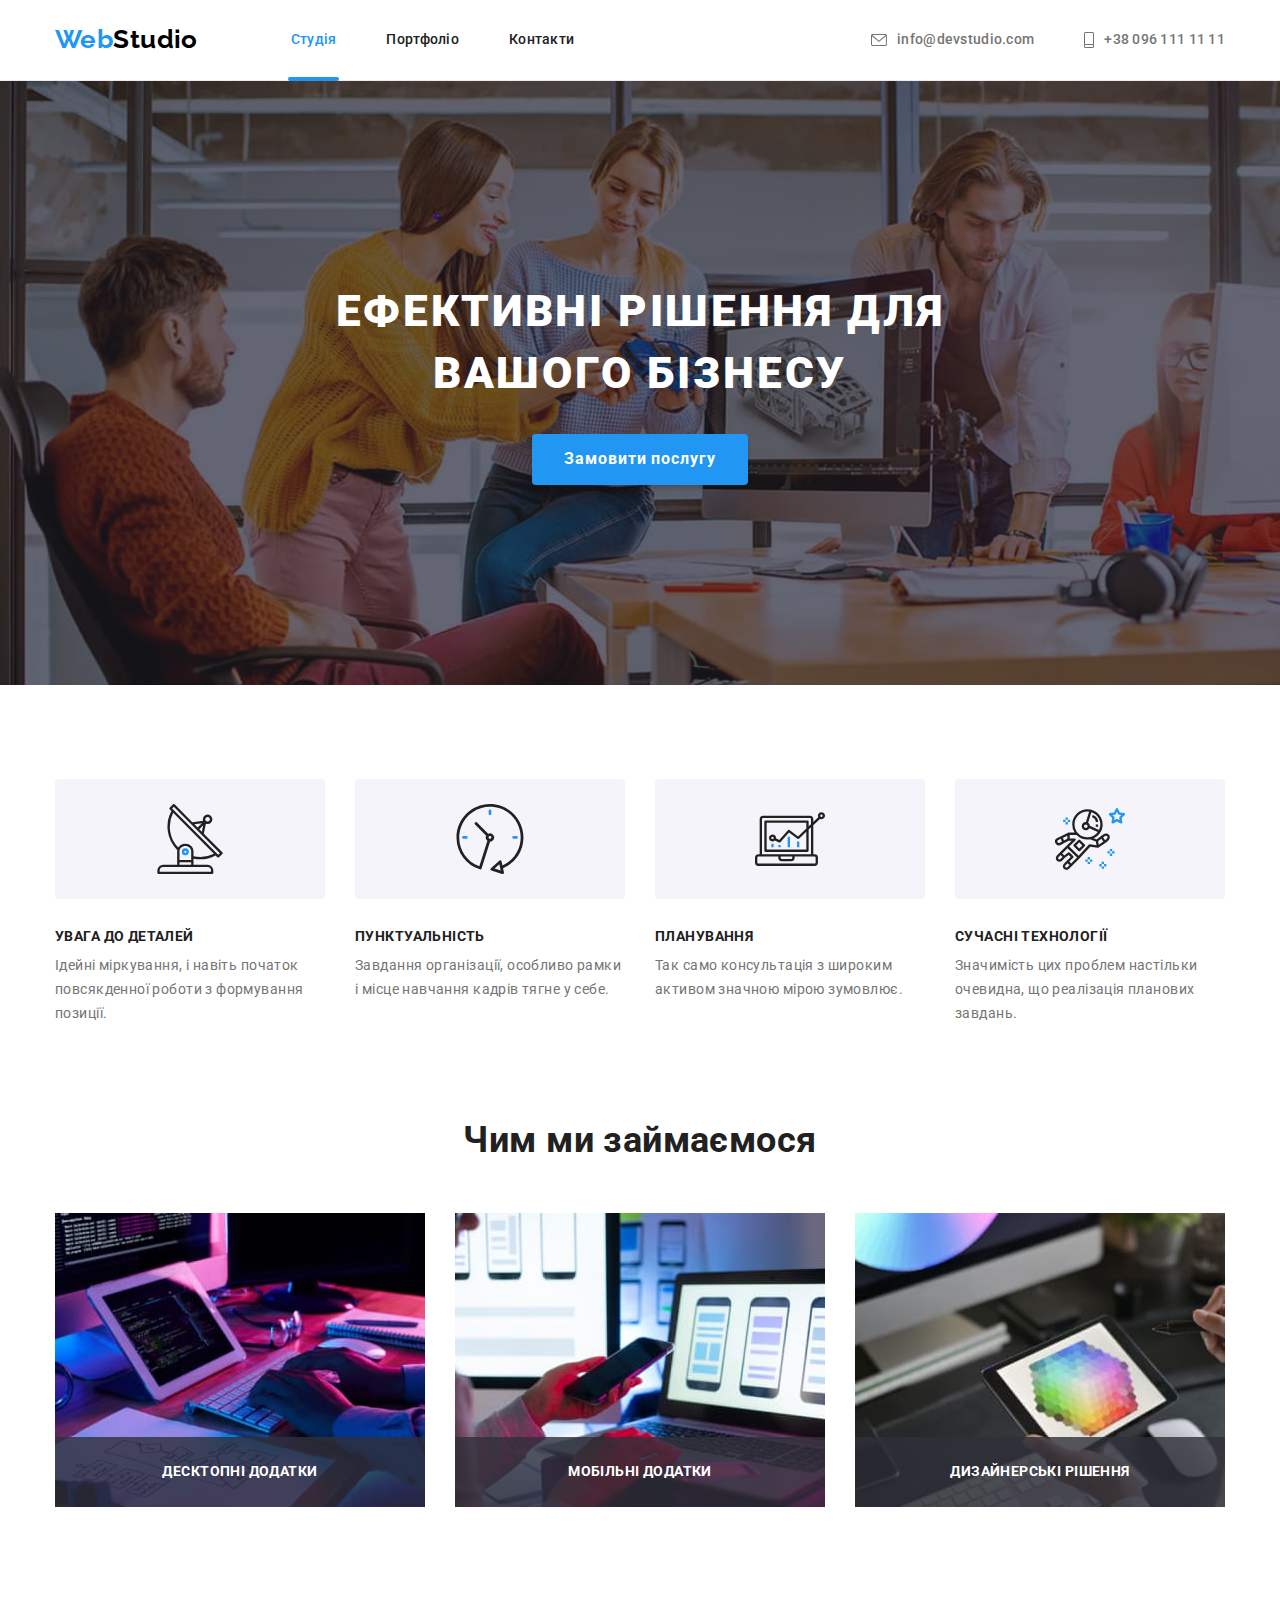
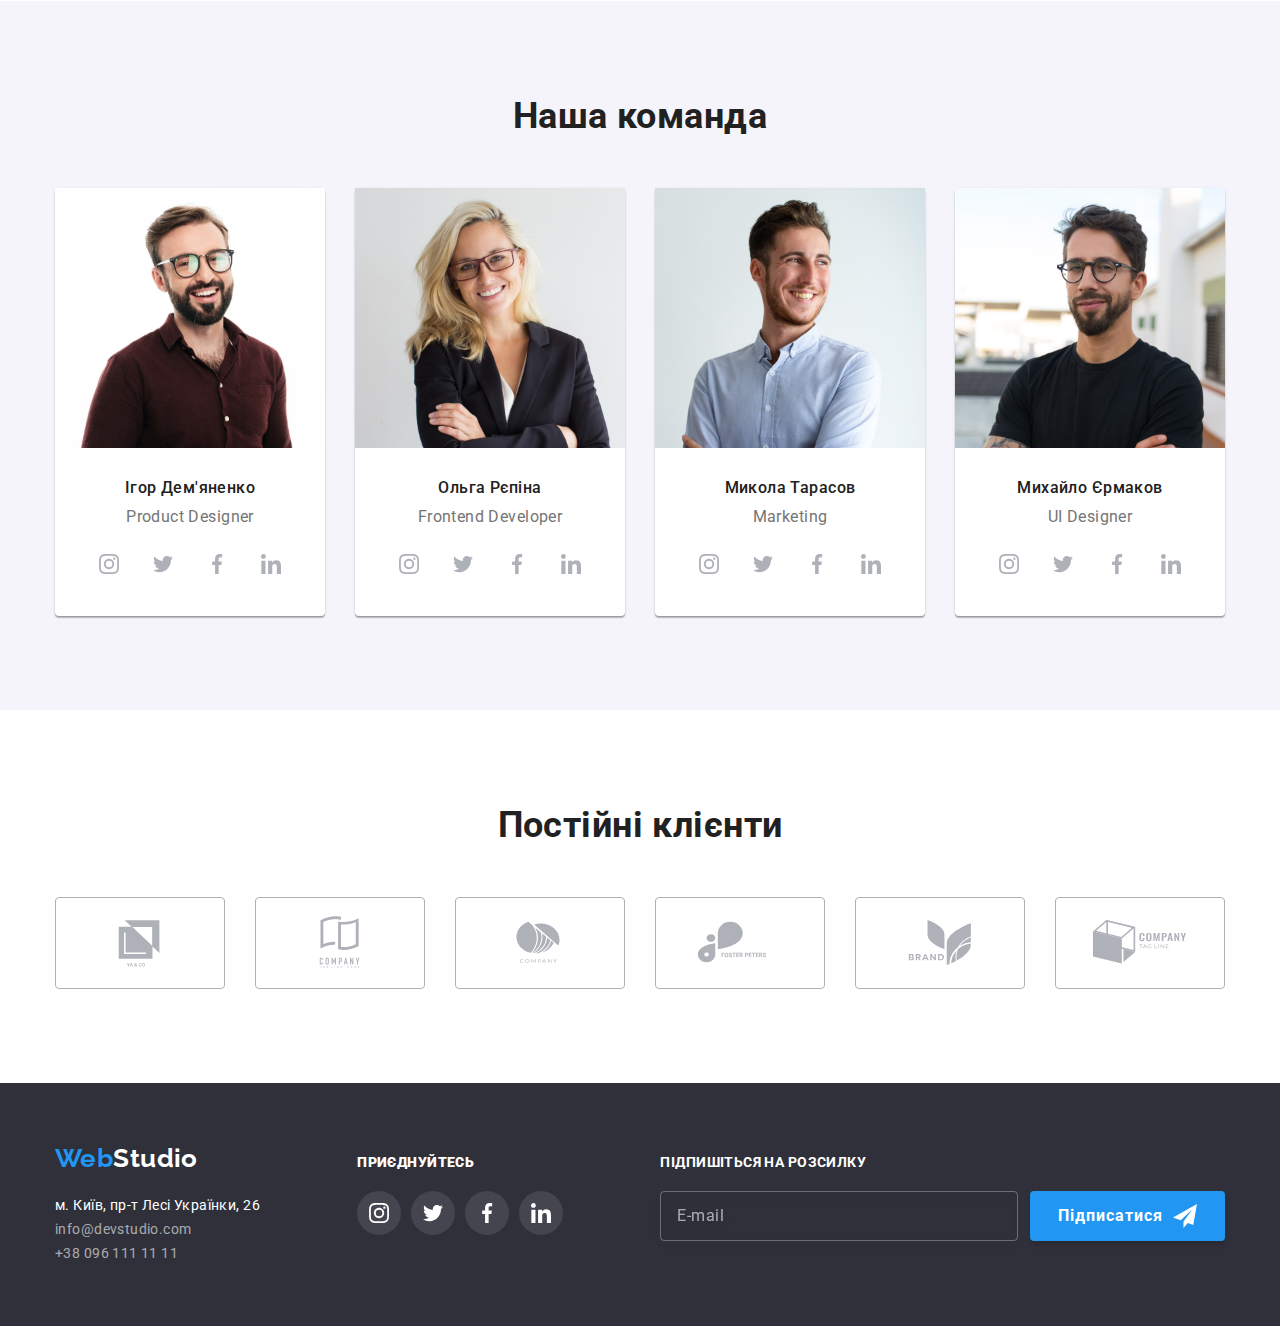
<file: index.html>
<!DOCTYPE html>
<html lang="uk">
  <head>
    <meta charset="UTF-8" />
    <meta http-equiv="X-UA-Compatible" content="IE=edge" />
    <meta name="viewport" content="width=device-width, initial-scale=1.0" />
    <link rel="preconnect" href="https://fonts.googleapis.com" />
    <link rel="preconnect" href="https://fonts.gstatic.com" crossorigin />
    <link
      href="https://fonts.googleapis.com/css2?family=Raleway:wght@700&family=Roboto:wght@400;500;700;900&display=swap"
      rel="stylesheet"
    />
    <link
      rel="stylesheet"
      href="https://cdnjs.cloudflare.com/ajax/libs/modern-normalize/1.1.0/modern-normalize.min.css"
    />
    <link rel="stylesheet" href="./css/styles.css" />
    <title>Головна</title>
  </head>
  <body>
    <header class="page-header">
      <div class="container main-nav">
        <a href="./index.html" class="logo-header"><span class="accent">Web</span>Studio</a>
        <nav>
          <ul class="site-nav">
            <li class="item"><a href="./index.html" class="link current">Студія</a></li>
            <li class="item"><a href="./portfolio.html" class="link">Портфоліо</a></li>
            <li class="item"><a href="" class="link">Контакти</a></li>
          </ul>
        </nav>
        <ul class="site-contacts">
          <li class="item">
            <a href="mailto:info@devstudio.com" class="link">
              <svg class="icon" width="16" height="12">
                <use href="./images/icons.svg#icon-envelope"></use>
              </svg>
              info@devstudio.com</a
            >
          </li>
          <li class="item">
            <a href="tel:+380961111111" class="link">
              <svg class="icon" width="10" height="16">
                <use href="./images/icons.svg#icon-tel"></use>
              </svg>
              +38 096 111 11 11</a
            >
          </li>
        </ul>
      </div>
    </header>
    <main>
      <section class="hero section">
        <div class="container">
          <h1 class="hero-heading">Ефективні рішення для вашого бізнесу</h1>
          <button type="button" class="hero-btn" data-modal-open>Замовити послугу</button>
        </div>
      </section>
      <section class="features section">
        <div class="container">
          <h2 class="features-title visually-hidden">Особливості</h2>
          <ul class="features-list">
            <li class="item">
              <div class="features-bg">
                <svg class="icon" width="70" height="70">
                  <use href="./images/icons.svg#icon-antenna"></use>
                </svg>
              </div>
              <h3 class="features-heading">УВАГА ДО ДЕТАЛЕЙ</h3>
              <p class="features-text">
                Ідейні міркування, і навіть початок повсякденної роботи з формування позиції.
              </p>
            </li>
            <li class="item">
              <div class="features-bg">
                <svg class="icon" width="70" height="70">
                  <use href="./images/icons.svg#icon-clock"></use>
                </svg>
              </div>
              <h3 class="features-heading">ПУНКТУАЛЬНІСТЬ</h3>
              <p class="features-text">
                Завдання організації, особливо рамки і місце навчання кадрів тягне у себе.
              </p>
            </li>
            <li class="item">
              <div class="features-bg">
                <svg class="icon" width="70" height="70">
                  <use href="./images/icons.svg#icon-diagram"></use>
                </svg>
              </div>
              <h3 class="features-heading">ПЛАНУВАННЯ</h3>
              <p class="features-text">
                Так само консультація з широким активом значною мірою зумовлює.
              </p>
            </li>
            <li class="item">
              <div class="features-bg">
                <svg class="icon" width="70" height="70">
                  <use href="./images/icons.svg#icon-astronaut"></use>
                </svg>
              </div>
              <h3 class="features-heading">СУЧАСНІ ТЕХНОЛОГІЇ</h3>
              <p class="features-text">
                Значимість цих проблем настільки очевидна, що реалізація планових завдань.
              </p>
            </li>
          </ul>
        </div>
      </section>
      <section class="about section">
        <div class="container">
          <h2 class="about-heading">Чим ми займаємося</h2>
          <ul class="about-list">
            <li class="item">
              <div class="about-thumb">
                <img class="image" src="./images/img.jpg" alt="Процесс розробки" width="370" />
                <h3 class="description">Десктопні додатки</h3>
              </div>
            </li>
            <li class="item">
              <div class="about-thumb">
                <img class="image" src="./images/img-1.jpg" alt="Оформлення додатку" width="370" />
                <h3 class="description">Мобільні додатки</h3>
              </div>
            </li>
            <li class="item">
              <div class="about-thumb">
                <img class="image" src="./images/img-2.jpg" alt="Дизайн" width="370" />
                <h3 class="description">Дизайнерські рішення</h3>
              </div>
            </li>
          </ul>
        </div>
      </section>
      <section class="team section">
        <div class="container">
          <h2 class="team-heading">Наша команда</h2>
          <ul class="team-list">
            <li class="item">
              <img class="image" src="./images/team/img.jpg" alt="Ігор Дем'яненко" width="270" />
              <div class="team-cards">
                <h3 class="team-member">Ігор Дем'яненко</h3>
                <p class="member-spec">Product Designer</p>
                <ul class="social-list">
                  <li class="social-item">
                    <a href="" class="social-link">
                      <svg class="icon" width="20" height="20">
                        <use href="./images/icons.svg#icon-instagram"></use></svg
                    ></a>
                  </li>
                  <li class="social-item">
                    <a href="" class="social-link">
                      <svg class="icon" width="20" height="20">
                        <use href="./images/icons.svg#icon-twitter"></use></svg
                    ></a>
                  </li>
                  <li class="social-item">
                    <a href="" class="social-link">
                      <svg class="icon" width="20" height="20">
                        <use href="./images/icons.svg#icon-facebook"></use></svg
                    ></a>
                  </li>
                  <li class="social-item">
                    <a href="" class="social-link">
                      <svg class="icon" width="20" height="20">
                        <use href="./images/icons.svg#icon-linkedin"></use></svg
                    ></a>
                  </li>
                </ul>
              </div>
            </li>
            <li class="item">
              <img class="image" src="./images/team/img-1.jpg" alt="Ольга Рєпіна" width="270" />
              <div class="team-cards">
                <h3 class="team-member">Ольга Рєпіна</h3>
                <p class="member-spec">Frontend Developer</p>
                <ul class="social-list">
                  <li class="social-item">
                    <a href="" class="social-link">
                      <svg class="icon" width="20" height="20">
                        <use href="./images/icons.svg#icon-instagram"></use></svg
                    ></a>
                  </li>
                  <li class="social-item">
                    <a href="" class="social-link">
                      <svg class="icon" width="20" height="20">
                        <use href="./images/icons.svg#icon-twitter"></use></svg
                    ></a>
                  </li>
                  <li class="social-item">
                    <a href="" class="social-link">
                      <svg class="icon" width="20" height="20">
                        <use href="./images/icons.svg#icon-facebook"></use></svg
                    ></a>
                  </li>
                  <li class="social-item">
                    <a href="" class="social-link">
                      <svg class="icon" width="20" height="20">
                        <use href="./images/icons.svg#icon-linkedin"></use></svg
                    ></a>
                  </li>
                </ul>
              </div>
            </li>
            <li class="item">
              <img class="image" src="./images/team/img-2.jpg" alt="Микола Тарасов" width="270" />
              <div class="team-cards">
                <h3 class="team-member">Микола Тарасов</h3>
                <p class="member-spec">Marketing</p>
                <ul class="social-list">
                  <li class="social-item">
                    <a href="" class="social-link">
                      <svg class="icon" width="20" height="20">
                        <use href="./images/icons.svg#icon-instagram"></use></svg
                    ></a>
                  </li>
                  <li class="social-item">
                    <a href="" class="social-link">
                      <svg class="icon" width="20" height="20">
                        <use href="./images/icons.svg#icon-twitter"></use></svg
                    ></a>
                  </li>
                  <li class="social-item">
                    <a href="" class="social-link">
                      <svg class="icon" width="20" height="20">
                        <use href="./images/icons.svg#icon-facebook"></use></svg
                    ></a>
                  </li>
                  <li class="social-item">
                    <a href="" class="social-link">
                      <svg class="icon" width="20" height="20">
                        <use href="./images/icons.svg#icon-linkedin"></use></svg
                    ></a>
                  </li>
                </ul>
              </div>
            </li>
            <li class="item">
              <img class="image" src="./images/team/img-3.jpg" alt="Михайло Єрмаков" width="270" />
              <div class="team-cards">
                <h3 class="team-member">Михайло Єрмаков</h3>
                <p class="member-spec">UI Designer</p>
                <ul class="social-list">
                  <li class="social-item">
                    <a href="" class="social-link">
                      <svg class="icon" width="20" height="20">
                        <use href="./images/icons.svg#icon-instagram"></use></svg
                    ></a>
                  </li>
                  <li class="social-item">
                    <a href="" class="social-link">
                      <svg class="icon" width="20" height="20">
                        <use href="./images/icons.svg#icon-twitter"></use></svg
                    ></a>
                  </li>
                  <li class="social-item">
                    <a href="" class="social-link">
                      <svg class="icon" width="20" height="20">
                        <use href="./images/icons.svg#icon-facebook"></use></svg
                    ></a>
                  </li>
                  <li class="social-item">
                    <a href="" class="social-link">
                      <svg class="icon" width="20" height="20">
                        <use href="./images/icons.svg#icon-linkedin"></use></svg
                    ></a>
                  </li>
                </ul>
              </div>
            </li>
          </ul>
        </div>
      </section>
      <section class="costumers section">
        <div class="container">
          <h2 class="costumers-heading">Постійні клієнти</h2>
          <ul class="costumers-list">
            <li class="costumer-item">
              <a href="" class="costumer-link">
                <svg class="icon" width="106" height="60">
                  <use href="./images/icons.svg#icon-ya-co"></use></svg
              ></a>
            </li>
            <li class="costumer-item">
              <a href="" class="costumer-link">
                <svg class="icon" width="106" height="60">
                  <use href="./images/icons.svg#icon-tagline"></use></svg
              ></a>
            </li>
            <li class="costumer-item">
              <a href="" class="costumer-link">
                <svg class="icon" width="106" height="60">
                  <use href="./images/icons.svg#icon-company"></use></svg
              ></a>
            </li>
            <li class="costumer-item">
              <a href="" class="costumer-link">
                <svg class="icon" width="106" height="60">
                  <use href="./images/icons.svg#icon-foster"></use></svg
              ></a>
            </li>
            <li class="costumer-item">
              <a href="" class="costumer-link">
                <svg class="icon" width="106" height="60">
                  <use href="./images/icons.svg#icon-brand"></use></svg
              ></a>
            </li>
            <li class="costumer-item">
              <a href="" class="costumer-link">
                <svg class="icon" width="106" height="60">
                  <use href="./images/icons.svg#icon-company-last"></use></svg
              ></a>
            </li>
          </ul>
        </div>
      </section>
    </main>
    <footer class="page-footer">
      <div class="container footer">
        <div class="address-items">
          <a href="./index.html" class="logo-footer"><span class="accent">Web</span>Studio</a>
          <address>
            <ul class="address">
              <li>
                <a
                  class="address-link"
                  href="https://goo.gl/maps/VLPrRpzanvmtSd6Z9"
                  target="_blank"
                  rel="noopener noreferrer"
                  >м. Київ, пр-т Лесі Українки, 26</a
                >
              </li>
              <li>
                <a href="mailto:info@devstudio.com" class="address-mail">info@devstudio.com</a>
              </li>
              <li><a href="tel:+380961111111" class="address-tel">+38 096 111 11 11</a></li>
            </ul>
          </address>
        </div>
        <div class="footer-social">
          <p class="footer-text"><strong>приєднуйтесь</strong></p>
          <ul class="social-list">
            <li class="social-item">
              <a href="" class="social-link footer">
                <svg class="icon footer" width="20" height="20">
                  <use href="./images/icons.svg#icon-instagram"></use></svg
              ></a>
            </li>
            <li class="social-item">
              <a href="" class="social-link footer">
                <svg class="icon footer" width="20" height="20">
                  <use href="./images/icons.svg#icon-twitter"></use></svg
              ></a>
            </li>
            <li class="social-item">
              <a href="" class="social-link footer">
                <svg class="icon footer" width="20" height="20">
                  <use href="./images/icons.svg#icon-facebook"></use></svg
              ></a>
            </li>
            <li class="social-item">
              <a href="" class="social-link footer">
                <svg class="icon footer" width="20" height="20">
                  <use href="./images/icons.svg#icon-linkedin"></use></svg
              ></a>
            </li>
          </ul>
        </div>
        <form name="subscription" class="subscription">
          <label for="user_email" class="footer-text">Підпишіться на розсилку</label>
          <div class="sub-items">
            <input
              type="email"
              name="email"
              id="user_email"
              placeholder="E-mail"
              class="sub-input"
            />
            <button type="submit" class="sub-btn">
              Підписатися
              <svg class="sub icon" width="24" height="24">
                <use href="./images/icons.svg#icon-send"></use>
              </svg>
            </button>
          </div>
        </form>
      </div>
    </footer>
    <div class="backdrop is-hidden" data-modal>
      <div class="modal">
        <button type="button" class="close-btn" data-modal-close>
          <svg class="icon" width="11" height="11">
            <use href="./images/icons.svg#icon-close"></use>
          </svg>
        </button>
        <p class="modal-title">Залиште свої дані, ми вам передзвонимо</p>
        <form name="callback" class="callback">
          <div class="form-wrapper">
            <label for="name" class="input-label">Ім'я</label>
            <div class="input-wrap">
              <input type="text" name="name" id="name" class="form-input" />
              <svg class="form icon" width="12" height="12">
                <use href="./images/icons.svg#icon-person"></use>
              </svg>
            </div>
          </div>
          <div class="form-wrapper">
            <label for="tel" class="input-label">Телефон</label>
            <div class="input-wrap">
              <input type="tel" name="tel" id="tel" class="form-input" />
              <svg class="form icon" width="13" height="13">
                <use href="./images/icons.svg#icon-phone"></use>
              </svg>
            </div>
          </div>
          <div class="form-wrapper">
            <label for="email" class="input-label">Пошта</label>
            <div class="input-wrap">
              <input type="email" name="email" id="email" class="form-input" />
              <svg class="form icon" width="15" height="12">
                <use href="./images/icons.svg#icon-mail"></use>
              </svg>
            </div>
          </div>
          <div class="form-wrapper">
            <label for="comment" class="input-label">Коментар</label>
            <textarea
              name="comment"
              id="comment"
              placeholder="Введіть текст"
              class="form-comment"
            ></textarea>
          </div>
          <div class="accept">
            <label for="accept" class="accept-lable">
              <input
                type="checkbox"
                name="accept_terms"
                id="accept"
                class="visually-hidden"
                required
              />
              <div class="checkbox">
                <svg class="icon checkmark" width="11" height="8">
                  <use href="./images/icons.svg#icon-checkmark"></use>
                </svg>
              </div>
              <span
                >Погоджуюся з розсилкою та приймаю <a href="" class="terms">Умови договору</a>
              </span>
            </label>
          </div>
          <button type="submit" class="send-btn">Відправити</button>
        </form>
      </div>
    </div>
    <script src="./js/modal.js"></script>
  </body>
</html>
</file>
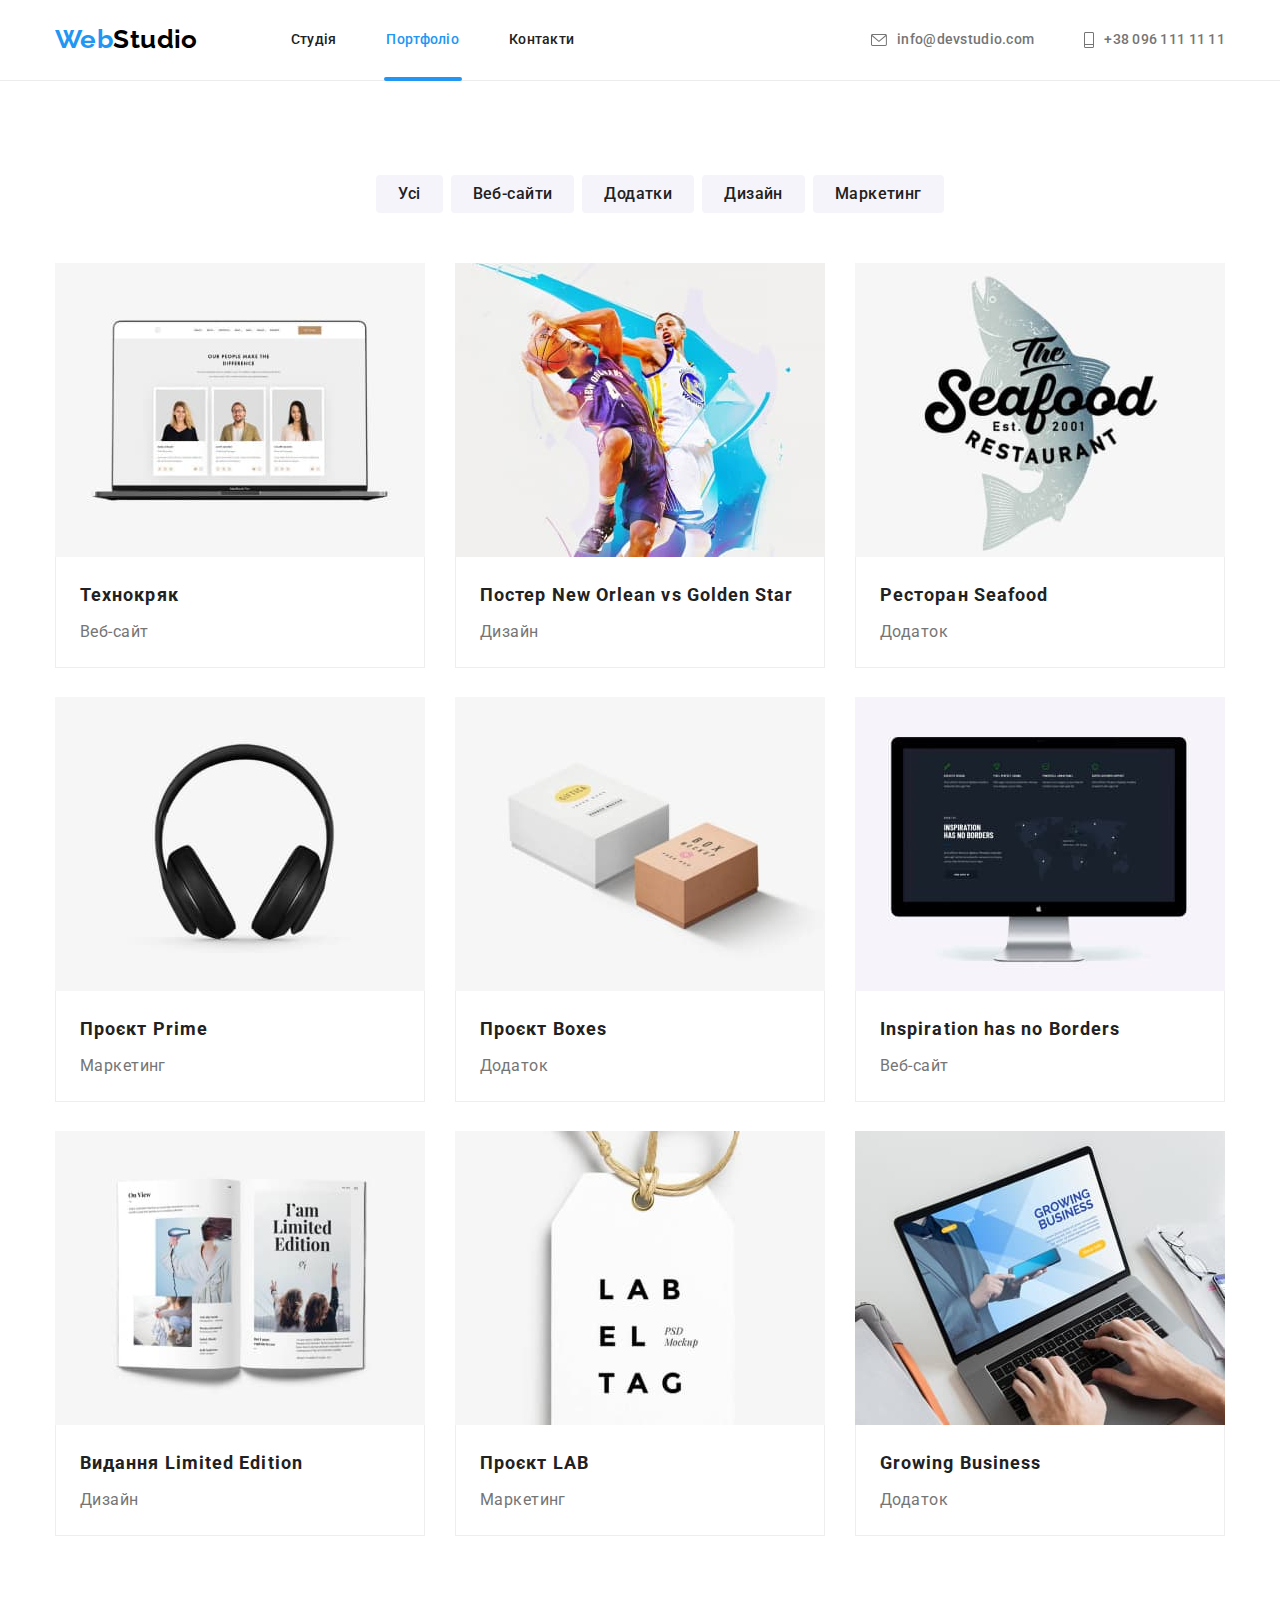
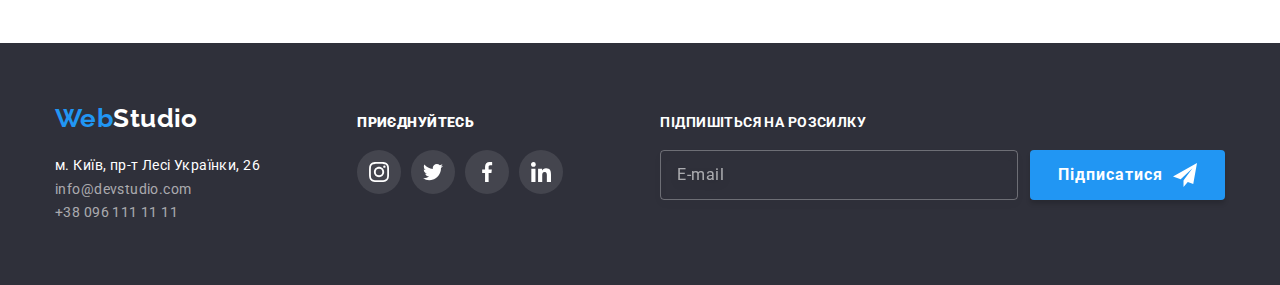
<file: portfolio.html>
<!DOCTYPE html>
<html lang="uk">
  <head>
    <meta charset="UTF-8" />
    <meta http-equiv="X-UA-Compatible" content="IE=edge" />
    <meta name="viewport" content="width=device-width, initial-scale=1.0" />
    <link rel="preconnect" href="https://fonts.googleapis.com" />
    <link rel="preconnect" href="https://fonts.gstatic.com" crossorigin />
    <link
      href="https://fonts.googleapis.com/css2?family=Raleway:wght@700&family=Roboto:wght@400;500;700;900&display=swap"
      rel="stylesheet"
    />
    <link
      rel="stylesheet"
      href="https://cdnjs.cloudflare.com/ajax/libs/modern-normalize/1.1.0/modern-normalize.min.css"
    />
    <link rel="stylesheet" href="./css/styles.css" />
    <title>Портфоліо</title>
  </head>
  <body>
    <header class="page-header">
      <div class="container main-nav">
        <a href="./index.html" class="logo-header"><span class="accent">Web</span>Studio</a>
        <nav>
          <ul class="site-nav">
            <li class="item"><a href="./index.html" class="link">Студія</a></li>
            <li class="item"><a href="./portfolio.html" class="link current">Портфоліо</a></li>
            <li class="item"><a href="" class="link">Контакти</a></li>
          </ul>
        </nav>
        <ul class="site-contacts">
          <li class="item">
            <a href="mailto:info@devstudio.com" class="link">
              <svg class="icon" width="16" height="12">
                <use href="./images/icons.svg#icon-envelope"></use>
              </svg>
              info@devstudio.com</a
            >
          </li>
          <li class="item">
            <a href="tel:+380961111111" class="link">
              <svg class="icon" width="10" height="16">
                <use href="./images/icons.svg#icon-tel"></use>
              </svg>
              +38 096 111 11 11</a
            >
          </li>
        </ul>
      </div>
    </header>
    <main>
      <section class="portfolio section">
        <div class="container">
          <h1 class="portfolio-heading visually-hidden">Портфоліо</h1>
          <ul class="portfolio-btns">
            <li class="item"><button type="button" class="portfolio-btn">Усі</button></li>
            <li class="item"><button type="button" class="portfolio-btn">Веб-сайти</button></li>
            <li class="item"><button type="button" class="portfolio-btn">Додатки</button></li>
            <li class="item"><button type="button" class="portfolio-btn">Дизайн</button></li>
            <li class="item"><button type="button" class="portfolio-btn">Маркетинг</button></li>
          </ul>
          <ul class="portfolio-tiles">
            <li class="item">
              <a href="" class="portfolio-link">
                <div class="tile-thumb">
                  <img class="image" src="./images/portfolio/img.jpg" alt="Технокряк" width="370" />
                  <p class="tile-description">
                    Ресурс пропонує комплексні пропозиції з різним рівнем функціоналу та сервісів.
                    Все це дозволить відвідувачу отримати вичерпні відомості про компанію чи
                    приватну особу.
                  </p>
                </div>
                <div class="tile">
                  <h2 class="tile-name">Технокряк</h2>
                  <p class="tile-text">Веб-сайт</p>
                </div>
              </a>
            </li>
            <li class="item">
              <a href="" class="portfolio-link">
                <div class="tile-thumb">
                  <img
                    class="image"
                    src="./images/portfolio/img-1.jpg"
                    alt="Постер New Orlean vs Golden Star"
                    width="370"
                  />
                  <p class="tile-description">
                    Lorem ipsum dolor sit amet, consectetur adipisicing elit. Inventore officiis eum
                    sed tenetur, laudantium consequuntur doloribus quod, rem quas tempore quaerat
                    repellendus ipsa saepe alias atque officia ex, facere libero!
                  </p>
                </div>
                <div class="tile">
                  <h2 class="tile-name">Постер New Orlean vs Golden Star</h2>
                  <p class="tile-text">Дизайн</p>
                </div>
              </a>
            </li>
            <li class="item">
              <a href="" class="portfolio-link">
                <div class="tile-thumb">
                  <img
                    class="image"
                    src="./images/portfolio/img-2.jpg"
                    alt="Ресторан Seafood"
                    width="370"
                  />
                  <p class="tile-description">
                    Lorem ipsum dolor sit amet, consectetur adipisicing elit. Inventore officiis eum
                    sed tenetur, laudantium consequuntur doloribus quod, rem quas tempore quaerat
                    repellendus ipsa saepe alias atque officia ex, facere libero!
                  </p>
                </div>
                <div class="tile">
                  <h2 class="tile-name">Ресторан Seafood</h2>
                  <p class="tile-text">Додаток</p>
                </div>
              </a>
            </li>
            <li class="item">
              <a href="" class="portfolio-link">
                <div class="tile-thumb">
                  <img
                    class="image"
                    src="./images/portfolio/img-3.jpg"
                    alt="Проєкт Prime"
                    width="370"
                  />
                  <p class="tile-description">
                    Lorem ipsum dolor sit amet, consectetur adipisicing elit. Inventore officiis eum
                    sed tenetur, laudantium consequuntur doloribus quod, rem quas tempore quaerat
                    repellendus ipsa saepe alias atque officia ex, facere libero!
                  </p>
                </div>
                <div class="tile">
                  <h2 class="tile-name">Проєкт Prime</h2>
                  <p class="tile-text">Маркетинг</p>
                </div>
              </a>
            </li>
            <li class="item">
              <a href="" class="portfolio-link">
                <div class="tile-thumb">
                  <img
                    class="image"
                    src="./images/portfolio/img-4.jpg"
                    alt="Проєкт Boxes"
                    width="370"
                  />
                  <p class="tile-description">
                    Lorem ipsum dolor sit amet, consectetur adipisicing elit. Inventore officiis eum
                    sed tenetur, laudantium consequuntur doloribus quod, rem quas tempore quaerat
                    repellendus ipsa saepe alias atque officia ex, facere libero!
                  </p>
                </div>
                <div class="tile">
                  <h2 class="tile-name">Проєкт Boxes</h2>
                  <p class="tile-text">Додаток</p>
                </div>
              </a>
            </li>
            <li class="item">
              <a href="" class="portfolio-link">
                <div class="tile-thumb">
                  <img
                    class="image"
                    src="./images/portfolio/img-5.jpg"
                    alt="Inspiration has no Borders"
                    width="370"
                  />
                  <p class="tile-description">
                    Lorem ipsum dolor sit amet, consectetur adipisicing elit. Inventore officiis eum
                    sed tenetur, laudantium consequuntur doloribus quod, rem quas tempore quaerat
                    repellendus ipsa saepe alias atque officia ex, facere libero!
                  </p>
                </div>
                <div class="tile">
                  <h2 class="tile-name">Inspiration has no Borders</h2>
                  <p class="tile-text">Веб-сайт</p>
                </div>
              </a>
            </li>
            <li class="item">
              <a href="" class="portfolio-link">
                <div class="tile-thumb">
                  <img
                    class="image"
                    src="./images/portfolio/img-6.jpg"
                    alt="Видання Limited Edition"
                    width="370"
                  />
                  <p class="tile-description">
                    Lorem ipsum dolor sit amet, consectetur adipisicing elit. Inventore officiis eum
                    sed tenetur, laudantium consequuntur doloribus quod, rem quas tempore quaerat
                    repellendus ipsa saepe alias atque officia ex, facere libero!
                  </p>
                </div>
                <div class="tile">
                  <h2 class="tile-name">Видання Limited Edition</h2>
                  <p class="tile-text">Дизайн</p>
                </div>
              </a>
            </li>
            <li class="item">
              <a href="" class="portfolio-link">
                <div class="tile-thumb">
                  <img
                    class="image"
                    src="./images/portfolio/img-7.jpg"
                    alt="Проєкт LAB"
                    width="370"
                  />
                  <p class="tile-description">
                    Lorem ipsum dolor sit amet, consectetur adipisicing elit. Inventore officiis eum
                    sed tenetur, laudantium consequuntur doloribus quod, rem quas tempore quaerat
                    repellendus ipsa saepe alias atque officia ex, facere libero!
                  </p>
                </div>
                <div class="tile">
                  <h2 class="tile-name">Проєкт LAB</h2>
                  <p class="tile-text">Маркетинг</p>
                </div>
              </a>
            </li>
            <li class="item">
              <a href="" class="portfolio-link">
                <div class="tile-thumb">
                  <img
                    class="image"
                    src="./images/portfolio/img-8.jpg"
                    alt="Growing Business"
                    width="370"
                  />
                  <p class="tile-description">
                    Lorem ipsum dolor sit amet, consectetur adipisicing elit. Inventore officiis eum
                    sed tenetur, laudantium consequuntur doloribus quod, rem quas tempore quaerat
                    repellendus ipsa saepe alias atque officia ex, facere libero!
                  </p>
                </div>
                <div class="tile">
                  <h2 class="tile-name">Growing Business</h2>
                  <p class="tile-text">Додаток</p>
                </div>
              </a>
            </li>
          </ul>
        </div>
      </section>
    </main>
    <footer class="page-footer">
      <div class="container footer">
        <div class="address-items">
          <a href="./index.html" class="logo-footer"><span class="accent">Web</span>Studio</a>
          <address>
            <ul class="address">
              <li>
                <a
                  class="address-link"
                  href="https://goo.gl/maps/VLPrRpzanvmtSd6Z9"
                  target="_blank"
                  rel="noopener noreferrer"
                  >м. Київ, пр-т Лесі Українки, 26</a
                >
              </li>
              <li>
                <a href="mailto:info@devstudio.com" class="address-mail">info@devstudio.com</a>
              </li>
              <li><a href="tel:+380961111111" class="address-tel">+38 096 111 11 11</a></li>
            </ul>
          </address>
        </div>
        <div class="footer-social">
          <p class="footer-text"><strong>приєднуйтесь</strong></p>
          <ul class="social-list">
            <li class="social-item">
              <a href="" class="social-link footer">
                <svg class="icon footer" width="20" height="20">
                  <use href="./images/icons.svg#icon-instagram"></use></svg
              ></a>
            </li>
            <li class="social-item">
              <a href="" class="social-link footer">
                <svg class="icon footer" width="20" height="20">
                  <use href="./images/icons.svg#icon-twitter"></use></svg
              ></a>
            </li>
            <li class="social-item">
              <a href="" class="social-link footer">
                <svg class="icon footer" width="20" height="20">
                  <use href="./images/icons.svg#icon-facebook"></use></svg
              ></a>
            </li>
            <li class="social-item">
              <a href="" class="social-link footer">
                <svg class="icon footer" width="20" height="20">
                  <use href="./images/icons.svg#icon-linkedin"></use></svg
              ></a>
            </li>
          </ul>
        </div>
        <form name="subscription" class="subscription">
          <label for="user_email" class="footer-text">Підпишіться на розсилку</label>
          <div class="sub-items">
            <input
              type="email"
              name="email"
              id="user_email"
              placeholder="E-mail"
              class="sub-input"
            />
            <button type="submit" class="sub-btn">
              Підписатися
              <svg class="sub icon" width="24" height="24">
                <use href="./images/icons.svg#icon-send"></use>
              </svg>
            </button>
          </div>
        </form>
      </div>
    </footer>
  </body>
</html>
</file>
<file: css/styles.css>
:root {
  --primary-bg-color: #ffffff;
  --secondary-bg-color: #2f303a;
  --accent-bg-color: #f5f4fa;
  --primary-text-color: #212121;
  --secondary-text-color: #757575;
  --accent-text-color: #2196f3;
}

body {
  font-family: 'Roboto', sans-serif;
  font-size: 14px;
  letter-spacing: 0.03em;
  background-color: var(--primary-bg-color);
  color: var(--primary-text-color);
}

/* * {
  outline: 1px solid #9a1115;
} */

/* Containers & Sections */

.container {
  width: 1200px;
  padding: 0 15px;
  margin-left: auto;
  margin-right: auto;
}

.section {
  padding: 94px 0px;
}

/* Header&Footer logo */

.page-header {
  border-bottom: 1px solid #ececec;
}

.logo-header,
.logo-footer {
  font-family: 'Raleway', sans-serif;
  text-decoration: none;
  font-weight: 700;
  font-size: 26px;
  line-height: 1.2;
  color: #000000;
}

.logo-footer {
  color: #ffffff;
}

.accent {
  color: var(--accent-text-color);
}

/* Header links */

.page-header .link {
  text-decoration: none;
  font-weight: 500;
  line-height: 1.1;
  letter-spacing: 0.02em;
}

.site-nav .link {
  display: block;
  padding: 32px 0;
  color: var(--primary-text-color);
}

.site-contacts .link {
  display: flex;
  align-items: center;
  padding: 32px 0;
  color: var(--secondary-text-color);
}

.link .icon {
  margin-right: 10px;
}

.link.current {
  position: relative;
  color: var(--accent-text-color);
}

.current::after {
  position: absolute;
  left: -2.5px;
  bottom: -1px;
  content: '';
  width: calc(100% + 5px);
  background-color: var(--accent-text-color);
  height: 4px;
  border-radius: 2px;
}

.link,
.social-link,
.costumer-link,
.address-link,
.address-mail,
.address-tel,
.sub-input,
.form-input,
.form-comment,
.checkbox,
.hero-btn,
.sub-btn,
.send-btn,
.close-btn,
.portfolio-btn,
.tile-description,
.portfolio-link {
  transition-property: background-color, border, box-shadow, color, transform;
  transition-duration: 250ms;
  transition-timing-function: cubic-bezier(0.4, 0, 0.2, 1);
}

.link:hover,
.link:focus {
  color: var(--accent-text-color);
}

.site-nav,
.site-contacts {
  display: flex;
  margin: 0;
  padding: 0;
  list-style-type: none;
}

.site-contacts {
  margin-left: auto;
}

.site-nav .item + .item,
.site-contacts .item + .item {
  margin-left: 50px;
}

.site-nav {
  margin-left: 93px;
}

.main-nav {
  display: flex;
  align-items: center;
}

/* Hero Section */
.hero.section {
  padding: 200px 0;
  max-width: 1600px;
  margin: 0 auto;
  background-image: linear-gradient(rgba(47, 48, 58, 0.4), rgba(47, 48, 58, 0.4)),
    url(../images/hero-bg.jpg);
  background-repeat: no-repeat;
  background-size: cover;
}

.hero {
  background-color: var(--secondary-bg-color);
  text-align: center;
}

.hero-heading {
  margin-top: 0;
  margin-bottom: 30px;
  padding: 0px 238px;
  font-weight: 900;
  font-size: 44px;
  line-height: 1.4;
  letter-spacing: 0.06em;
  text-transform: uppercase;
  color: #ffffff;
}

.hero-btn {
  padding: 10px 32px;
  border-radius: 4px;
  border: none;
  font-weight: 700;
  font-size: 16px;
  line-height: 1.9;
  letter-spacing: 0.06em;
  color: #ffffff;
  background-color: var(--accent-text-color);
  box-shadow: 0px 4px 4px rgba(0, 0, 0, 0.15);
  cursor: pointer;
}

.hero-btn:hover,
.hero-btn:focus,
.sub-btn:hover,
.sub-btn:focus,
.send-btn:hover,
.send-btn:focus {
  background-color: #188ce8;
}

/* Features Section */

.features-bg {
  display: flex;
  align-items: center;
  justify-content: center;
  margin-bottom: 30px;
  width: 270px;
  height: 120px;
  background-color: var(--accent-bg-color);
  border-radius: 4px;
}

.features-list {
  display: flex;
  margin: 0;
  padding-left: 0;
  list-style-type: none;
}

.features-list .item + .item {
  margin-left: 30px;
}

.features-heading {
  margin-top: 0px;
  margin-bottom: 10px;
  font-size: 14px;
  line-height: 1.1;
  text-transform: uppercase;
}

.features-text {
  margin: 0;
  font-weight: 400;
  font-size: 14px;
  line-height: 1.7;
  color: var(--secondary-text-color);
}

.visually-hidden {
  position: absolute;
  clip: rect(0 0 0 0);
  width: 1px;
  height: 1px;
  margin: -1px;
}

/* About & Team Section */

.about-heading,
.team-heading,
.costumers-heading {
  margin: 0px 0px 50px 0px;
  font-size: 36px;
  line-height: 1.2;
  text-align: center;
  color: var(--primary-text-color);
}

.about-list {
  display: flex;
  padding-left: 0;
  margin: 0;
  list-style-type: none;
}

.about-list .item + .item {
  margin-left: 30px;
}

.about-thumb {
  position: relative;
}

.image {
  display: block;
}

.description {
  position: absolute;
  bottom: 0;
  margin: 0;
  padding: 27px 0;
  width: 100%;
  font-size: 14px;
  line-height: 1.1;
  text-align: center;
  text-transform: uppercase;
  color: #ffffff;
  background: rgba(47, 48, 58, 0.8);
}

.about.section {
  padding-top: 0;
}

/* Team Section */

.team-member,
.member-spec {
  margin: 30px 0px 10px 0px;
  font-weight: 500;
  font-size: 16px;
  line-height: 1.2;
  text-align: center;
}

.member-spec {
  margin: 0;
  margin-bottom: 16px;
  font-weight: 400;
  color: var(--secondary-text-color);
}

.team-list {
  display: flex;
  margin: 0;
  padding-left: 0;
  justify-content: space-between;
  list-style-type: none;
}

.team {
  background-color: var(--accent-bg-color);
}

.team-list .item {
  background-color: var(--primary-bg-color);
  box-shadow: 0px 1px 3px rgba(0, 0, 0, 0.12), 0px 1px 1px rgba(0, 0, 0, 0.14),
    0px 2px 1px rgba(0, 0, 0, 0.2);
  border-radius: 4px;
}

.social-list {
  display: flex;
  list-style: none;
  justify-content: center;
  padding-left: 0;
  padding-bottom: 30px;
}

.social-item + .social-item {
  margin-left: 10px;
}

.social-link {
  width: 44px;
  height: 44px;
  border-radius: 50%;
  display: flex;
  align-items: center;
  justify-content: center;
  color: #afb1b8;
}

.social-link.footer {
  color: #ffffff;
  background-color: rgba(255, 255, 255, 0.1);
}

.social-link:hover {
  color: #ffffff;
  background-color: var(--accent-text-color);
}

.icon {
  fill: currentColor;
}

/* Costumers */

.costumers-list {
  display: flex;
  list-style: none;
  justify-content: center;
  padding-left: 0;
  margin: 0;
}

.costumer-item + .costumer-item {
  margin-left: 30px;
}

.costumer-link {
  width: 170px;
  height: 92px;
  border: 1px solid #afb1b8;
  border-radius: 4px;
  display: flex;
  align-items: center;
  justify-content: center;
  color: #afb1b8;
}

.costumer-link:hover {
  color: var(--accent-text-color);
  border: 1px solid var(--accent-text-color);
}

/* Footer */

.container.footer {
  display: flex;
  align-items: baseline;
  justify-content: space-between;
  width: 1200px;
  padding: 0 15px;
  margin-left: auto;
  margin-right: auto;
}

.page-footer {
  padding-top: 60px;
  background-color: var(--secondary-bg-color);
}

.address {
  margin-top: 20px;
  margin-bottom: 0;
  padding-bottom: 60px;
  padding-left: 0;
  list-style: none;
}

.address-link,
.address-mail,
.address-tel {
  text-decoration: none;
  font-style: normal;
  font-weight: 400;
  line-height: 1.7;
  color: #ffffff;
}

.address-mail,
.address-tel {
  color: rgba(255, 255, 255, 0.6);
}

.address-link:hover,
.address-link:focus,
.address-mail:hover,
.address-mail:focus,
.address-tel:hover,
.address-tel:focus {
  color: var(--accent-text-color);
}

.footer-text {
  margin: 0;
  font-weight: 700;
  line-height: 1.1;
  text-transform: uppercase;
  color: #ffffff;
}

.footer-social .social-list {
  margin: 20px 0 0 0;
  padding: 0;
}

/* Footer Subscription */

.sub-items {
  display: flex;
  margin-top: 20px;
}

.sub-input {
  margin-right: 12px;
  padding-left: 16px;
  width: 358px;
  height: 50px;
  background: none;
  outline: none;
  font-size: 16px;
  letter-spacing: 0.03em;
  color: rgba(255, 255, 255, 0.6);
  border: 1px solid rgba(255, 255, 255, 0.3);
  filter: drop-shadow(0px 4px 4px rgba(0, 0, 0, 0.15));
  border-radius: 4px;
}

.sub-input:focus,
.form-input:focus,
.form-comment:focus {
  border: 1px solid var(--accent-text-color);
}

.form-input:focus + svg {
  fill: var(--accent-text-color);
  transition-property: fill;
  transition-duration: 250ms;
  transition-timing-function: cubic-bezier(0.4, 0, 0.2, 1);
}

.sub-input::placeholder {
  color: rgba(255, 255, 255, 0.6);
}

.sub-btn {
  display: flex;
  align-items: center;
  justify-content: center;
  padding: 10px 28px;
  border: none;
  color: #ffffff;
  font-style: normal;
  font-weight: 700;
  font-size: 16px;
  line-height: 1.9;
  letter-spacing: 0.06em;
  background: var(--accent-text-color);
  box-shadow: 0px 4px 4px rgba(0, 0, 0, 0.15);
  border-radius: 4px;
  cursor: pointer;
}

.sub.icon {
  margin-left: 10px;
}

/* Portfolio btns & Image tiles*/

.portfolio-btns {
  display: flex;
  margin: 0;
  justify-content: center;
  list-style-type: none;
}

.portfolio-btn {
  border-radius: 4px;
  border: none;
  padding: 6px 22px;
  font-weight: 500;
  font-size: 16px;
  line-height: 1.6;
  letter-spacing: inherit;
  color: var(--primary-text-color);
  background-color: var(--accent-bg-color);
  cursor: pointer;
}

.portfolio-btns .item + .item {
  margin-left: 8px;
}

.portfolio-btn:hover,
.portfolio-btn:focus {
  color: #ffffff;
  background-color: var(--accent-text-color);
  box-shadow: 0px 3px 1px rgba(0, 0, 0, 0.1), 0px 1px 2px rgba(0, 0, 0, 0.08),
    0px 2px 2px rgba(0, 0, 0, 0.12);
}

.portfolio-tiles {
  display: flex;
  flex-wrap: wrap;
  justify-content: space-between;
  margin-top: 50px;
  padding-left: 0;
  list-style-type: none;
}

.portfolio-tiles .item:not(:nth-last-of-type(-n + 3)) {
  margin-bottom: 30px;
}

.portfolio-link {
  display: block;
  width: 370px;
  height: 404px;
  text-decoration: none;
}

.portfolio-link:hover,
.portfolio-link:focus {
  box-shadow: 0px 1px 1px rgba(0, 0, 0, 0.12), 0px 4px 4px rgba(0, 0, 0, 0.06),
    1px 4px 6px rgba(0, 0, 0, 0.16);
}

.portfolio-link:hover .tile-description,
.portfolio-link:focus .tile-description {
  transform: translateY(0%);
}

.tile-name {
  margin-top: 0;
  margin-bottom: 0;
  padding-top: 20px;
  font-size: 18px;
  line-height: 2;
  letter-spacing: 0.06em;
  color: var(--primary-text-color);
}

.tile {
  padding-left: 24px;
  border-right: 1px solid #eeeeee;
  border-bottom: 1px solid #eeeeee;
  border-left: 1px solid #eeeeee;
}

.tile-text {
  margin-top: 4px;
  margin-bottom: 0;
  padding-bottom: 20px;
  font-weight: 400;
  font-size: 16px;
  line-height: 1.9;
  color: var(--secondary-text-color);
}

.tile-thumb {
  position: relative;
  overflow: hidden;
}

.tile-description {
  position: absolute;
  top: 0;
  left: 0;
  transform: translateY(101%);
  margin: 0;
  padding: 63px 24px;
  height: 100%;
  font-size: 18px;
  line-height: 1.6;
  color: #ffffff;
  background: rgba(33, 150, 243, 0.9);
}

/* Modal */

.backdrop {
  position: fixed;
  top: 0;
  left: 0;
  width: 100%;
  height: 100%;
  background: rgba(0, 0, 0, 0.2);
}

.modal {
  position: absolute;
  top: 50%;
  left: 50%;
  transform: translate(-50%, -50%) scale(1);
  transition: transform 750ms cubic-bezier(0.4, 0, 0.2, 1),
    box-shadow 750ms cubic-bezier(0.4, 0, 0.2, 1), opacity 750ms cubic-bezier(0.4, 0, 0.2, 1);
  padding: 40px;
  width: 528px;
  height: 581px;
  background: #ffffff;
  box-shadow: 0px 1px 3px rgba(0, 0, 0, 0.12), 0px 1px 1px rgba(0, 0, 0, 0.14),
    0px 2px 1px rgba(0, 0, 0, 0.2);
  border-radius: 4px;
  opacity: 1;
}

.backdrop.is-hidden .modal {
  transform: translate(-50%, -50%) scale(0.75);
  box-shadow: none;
  opacity: 0;
}

.close-btn {
  position: absolute;
  right: 8px;
  top: 8px;
  display: flex;
  justify-content: center;
  align-items: center;
  width: 30px;
  height: 30px;
  background: #ffffff;
  border: 1px solid rgba(0, 0, 0, 0.1);
  border-radius: 50%;
  cursor: pointer;
}

.close-btn:hover,
.close-btn:focus {
  color: var(--accent-text-color);
}

.is-hidden {
  visibility: hidden;
  opacity: 0;
  pointer-events: none;
}

.modal-title {
  margin: 0 0 12px 0;
  font-weight: 700;
  font-size: 20px;
  line-height: 1.2;
  text-align: center;
}

.form-wrapper {
  display: flex;
  flex-direction: column;
}

.callback .form-wrapper + .form-wrapper {
  margin-top: 10px;
}

.input-wrap {
  position: relative;
}

.form.icon {
  position: absolute;
  top: 50%;
  left: 12px;
  transform: translateY(-50%);
}

.input-label {
  margin-bottom: 4px;
  font-size: 12px;
  line-height: 1.2;
  letter-spacing: 0.01em;
  color: var(--secondary-text-color);
}

.form-input {
  padding-left: 42px;
  width: 100%;
  height: 40px;
  outline: none;
  border: 1px solid rgba(33, 33, 33, 0.2);
  border-radius: 4px;
}

.form-comment {
  margin-bottom: 20px;
  padding: 16px 12px;
  width: 100%;
  height: 120px;
  outline: none;
  border: 1px solid rgba(33, 33, 33, 0.2);
  border-radius: 4px;
  resize: none;
}

.form-comment::placeholder {
  font-size: 12px;
  line-height: 1.2;
  letter-spacing: 0.01em;
  color: rgba(117, 117, 117, 0.5);
}

.checkbox {
  display: flex;
  align-items: center;
  justify-content: center;
  margin-right: 8.4px;
  width: 16px;
  height: 15px;
  color: #ffffff;
  border: 2px solid var(--primary-text-color);
  border-radius: 2px;
}

.accept input:checked + .checkbox {
  background: var(--accent-text-color);
  border: none;
}

.accept-lable {
  display: flex;
  margin-left: 12px;
  align-items: center;
  line-height: 1.7;
  color: var(--secondary-text-color);
}

.send-btn {
  padding: 10px 52px;
  margin: 30px 124px 40px 124px;
  border-radius: 4px;
  border: none;
  font-weight: 700;
  font-size: 16px;
  line-height: 1.9;
  letter-spacing: 0.06em;
  color: #ffffff;
  background-color: var(--accent-text-color);
  box-shadow: 0px 4px 4px rgba(0, 0, 0, 0.15);
  cursor: pointer;
}

.terms {
  position: relative;
  text-decoration: none;
  color: var(--accent-text-color);
}

.terms::after {
  position: absolute;
  left: 0;
  bottom: 2px;
  content: '';
  width: 100%;
  background-color: var(--accent-text-color);
  height: 1px;
}
</file>
